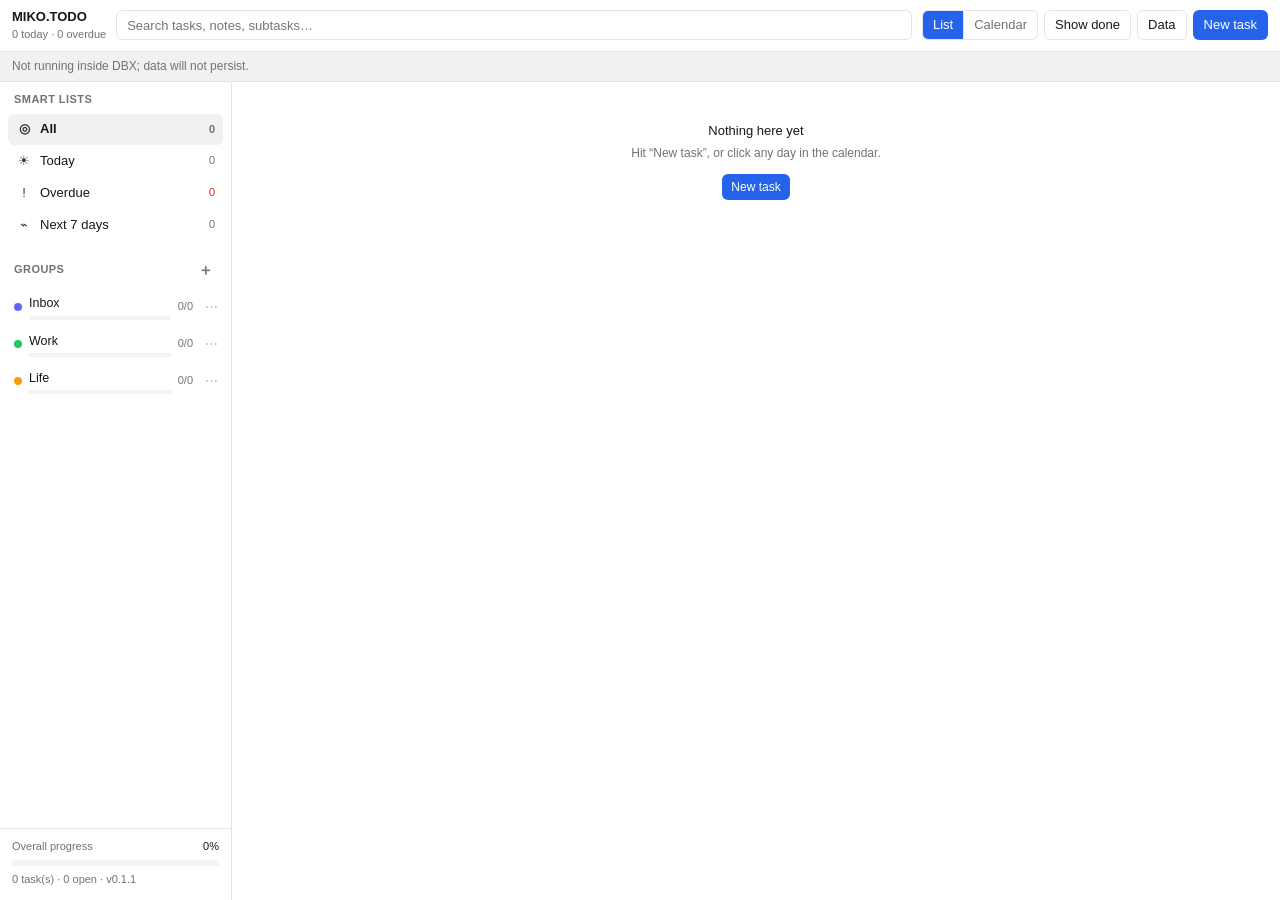
<file: ui/index.html>
<!doctype html>
<html lang="zh" data-dbx-theme="light">
<head>
<meta charset="utf-8">
<meta name="viewport" content="width=device-width, initial-scale=1">
<title>MIKO.TODO 待办</title>
<link rel="stylesheet" href="style.css">
</head>
<body>

<div id="boot" class="boot"><div class="spinner"></div></div>

<div id="shell" class="shell" hidden>
  <header class="topbar">
    <div class="brand">
      <span class="brand-name">MIKO.TODO</span>
      <span id="brand-stats" class="brand-stats"></span>
    </div>
    <div class="search-wrap">
      <input id="search" class="search" type="search" autocomplete="off" spellcheck="false">
    </div>
    <div class="tools">
      <div class="seg" role="group">
        <button class="seg-btn" type="button" data-view="list"></button>
        <button class="seg-btn" type="button" data-view="calendar"></button>
      </div>
      <button id="btn-show-done" class="btn btn-toggle" type="button" aria-pressed="false"></button>
      <button id="btn-data" class="btn" type="button"></button>
      <button id="btn-new" class="btn btn-primary" type="button"></button>
    </div>
  </header>

  <div id="banner" class="banner" hidden>
    <span id="banner-text"></span>
  </div>

  <main class="workspace">
    <aside class="pane pane-side">
      <div class="side-scroll scroll">
        <section class="side-section">
          <h3 class="side-title" data-i18n="smartLists"></h3>
          <div id="smart" class="smart-list"></div>
        </section>
        <section class="side-section">
          <h3 class="side-title">
            <span data-i18n="groupsTitle"></span>
            <button id="btn-add-group" class="icon-btn" type="button" data-i18n-title="addGroup">＋</button>
          </h3>
          <div id="groups" class="group-list"></div>
        </section>
      </div>
      <footer class="side-foot">
        <div class="foot-line">
          <span data-i18n="overall"></span>
          <span id="overall-pct" class="foot-pct"></span>
        </div>
        <div class="bar bar-lg"><i id="overall-bar"></i></div>
        <div id="overall-meta" class="foot-meta"></div>
      </footer>
    </aside>

    <section class="pane pane-main">
      <div id="list-view" class="list-scroll scroll"></div>
      <div id="calendar-view" class="calendar" hidden>
        <header class="cal-head">
          <div class="cal-nav">
            <button id="cal-prev" class="icon-btn" type="button">‹</button>
            <button id="cal-today" class="btn btn-small" type="button" data-i18n="calToday"></button>
            <button id="cal-next" class="icon-btn" type="button">›</button>
          </div>
          <span id="cal-title" class="cal-title"></span>
          <span id="cal-meta" class="cal-meta"></span>
        </header>
        <div id="cal-weekdays" class="cal-weekdays"></div>
        <div id="cal-grid" class="cal-grid"></div>
      </div>
    </section>
  </main>
</div>

<div id="fatal" class="fatal" hidden>
  <div class="fatal-card">
    <h2 id="fatal-title"></h2>
    <p id="fatal-body"></p>
  </div>
</div>

<div id="modal-root" class="modal-root" hidden></div>
<div id="dialog-root" class="dialog-root" hidden></div>
<div id="menu-root" class="menu-root" hidden></div>
<div id="toasts" class="toasts"></div>

<script src="store.js"></script>
<script src="app.js"></script>
</body>
</html>
</file>
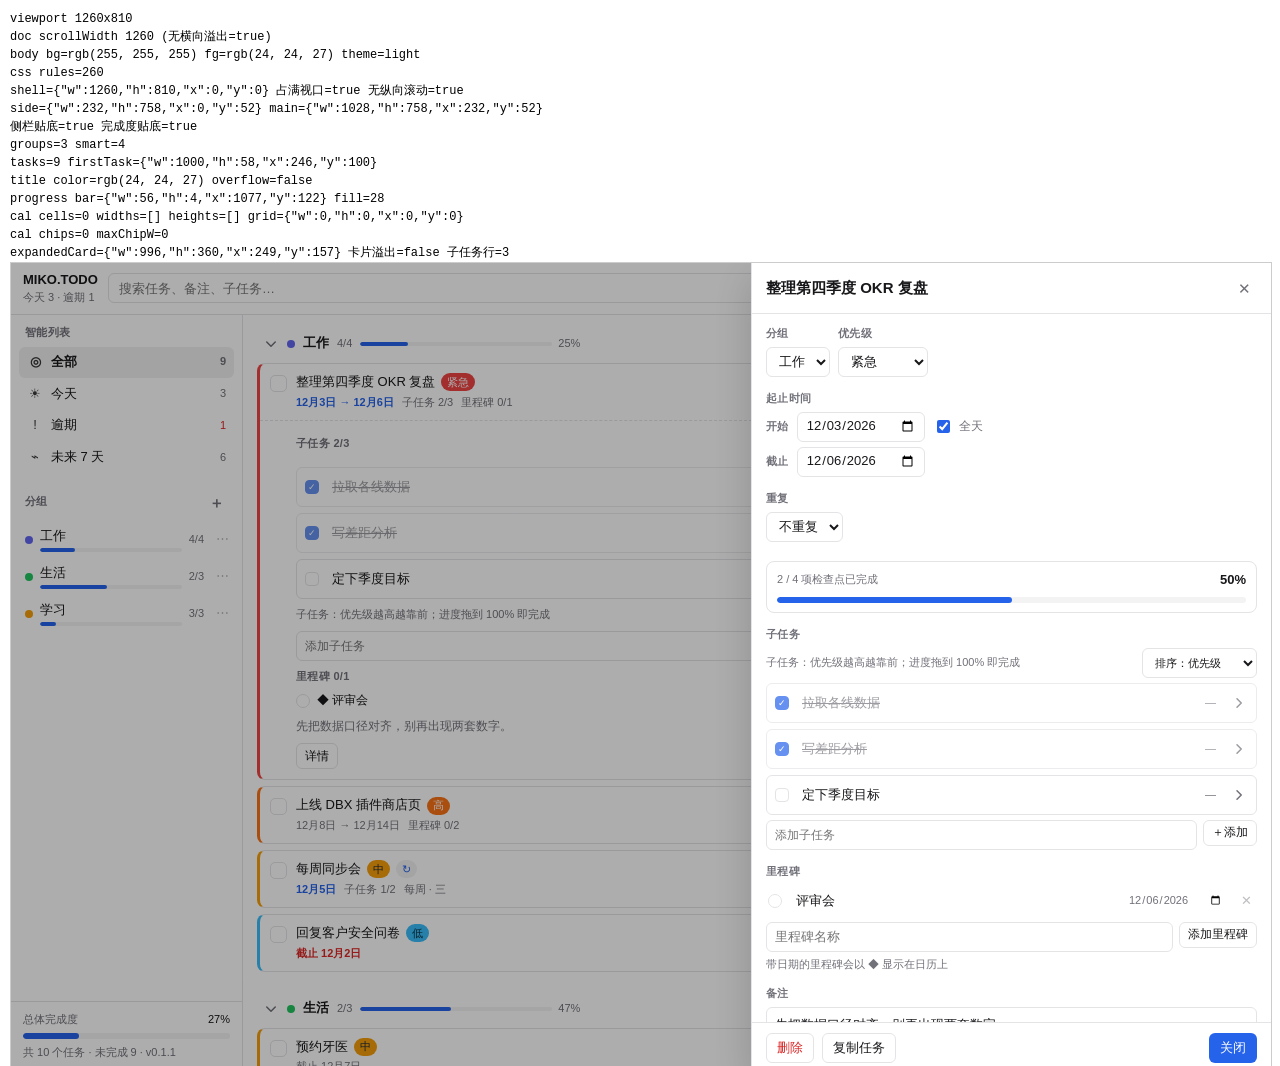
<file: dev/layout.html>
<!doctype html>
<html lang="zh">
<head><meta charset="utf-8"><title>MIKO.TODO layout check</title>
<style>body{font:12px/1.5 ui-monospace,Menlo,monospace;margin:10px}#out{white-space:pre-wrap}iframe{border:1px solid #ccc;display:block}</style>
</head>
<body>
<div id="out">running…</div>
<iframe id="frame"></iframe>
<script>
(function () {
  const q = new URLSearchParams(location.search);
  const frame = document.getElementById("frame");
  const out = document.getElementById("out");
  const lines = [];
  const say = (s) => { lines.push(s); out.textContent = lines.join("\n"); };
  frame.style.width = Math.max(360, window.innerWidth - 20) + "px";
  frame.style.height = Math.max(360, window.innerHeight - 90) + "px";
  frame.src = "preview.html?theme=" + (q.get("theme") || "light") + "&view=" + (q.get("view") || "list") + "&locale=" + (q.get("locale") || "zh")
    + (q.get("breakheight") ? "&breakheight=1" : "")
    + (q.get("hostile") ? "&hostile=" + q.get("hostile") : "");
  frame.addEventListener("load", async () => {
    const win = frame.contentWindow, doc = frame.contentDocument;
    const errors = [];
    win.addEventListener("error", (e) => errors.push(e.message));
    await new Promise((r) => setTimeout(r, 900));
    const $ = (s) => doc.querySelector(s), $$ = (s) => Array.from(doc.querySelectorAll(s));
    const rect = (n) => { if (!n) return null; const r = n.getBoundingClientRect(); return { w: Math.round(r.width), h: Math.round(r.height), x: Math.round(r.left), y: Math.round(r.top) }; };
    const cs = (n, p) => (n ? win.getComputedStyle(n).getPropertyValue(p) : null);

    say("viewport " + win.innerWidth + "x" + win.innerHeight);
    say("doc scrollWidth " + doc.documentElement.scrollWidth + " (无横向溢出=" + (doc.documentElement.scrollWidth <= win.innerWidth) + ")");
    say("body bg=" + cs(doc.body, "background-color") + " fg=" + cs(doc.body, "color") + " theme=" + doc.documentElement.dataset.dbxTheme);
    say("css rules=" + (doc.styleSheets[0] ? doc.styleSheets[0].cssRules.length : "n/a"));
    const shellRect = rect($("#shell"));
    say("shell=" + JSON.stringify(shellRect) + " 占满视口=" + (shellRect.h === win.innerHeight && shellRect.w === win.innerWidth) + " 无纵向滚动=" + (doc.documentElement.scrollHeight <= win.innerHeight + 1));
    const sideR = rect($(".pane-side"));
    const footR = rect($(".side-foot"));
    say("side=" + JSON.stringify(sideR) + " main=" + JSON.stringify(rect($(".pane-main"))));
    say("侧栏贴底=" + (sideR && Math.abs(sideR.y + sideR.h - win.innerHeight) <= 2) + " 完成度贴底=" + (footR && Math.abs(footR.y + footR.h - win.innerHeight) <= 2));
    say("groups=" + $$("#groups .group-item").length + " smart=" + $$("#smart .smart-item").length);
    say("tasks=" + $$(".task").length + " firstTask=" + JSON.stringify(rect($(".task"))));
    const titleEl = $(".task-title");
    say("title color=" + cs(titleEl, "color") + " overflow=" + (titleEl ? titleEl.scrollWidth > titleEl.clientWidth : "n/a"));
    const bar = $(".task-progress .bar");
    say("progress bar=" + JSON.stringify(rect(bar)) + " fill=" + (bar ? Math.round(bar.firstElementChild.getBoundingClientRect().width) : "n/a"));
    const cells = $$("#cal-grid .cal-cell").map(rect);
    const widths = Array.from(new Set(cells.map((c) => c.w)));
    const heights = Array.from(new Set(cells.map((c) => c.h)));
    say("cal cells=" + cells.length + " widths=" + JSON.stringify(widths) + " heights=" + JSON.stringify(heights) + " grid=" + JSON.stringify(rect($("#cal-grid"))));
    const chips = $$(".cal-chip").map(rect).filter(Boolean);
    say("cal chips=" + chips.length + " maxChipW=" + (chips.length ? Math.max.apply(null, chips.map((c) => c.w)) : 0));

    // 打开详情面板量一量
    // 先点卡片展开，再量展开后的卡片是否溢出
    const cardTitle = $(".task-title");
    if (cardTitle) {
      cardTitle.click();
      await new Promise((r) => setTimeout(r, 200));
      const body = $(".task-body");
      say("expandedCard=" + JSON.stringify(rect(body)) + " 卡片溢出=" + ($(".task") ? $(".task").scrollWidth > $(".task").clientWidth : "n/a") + " 子任务行=" + $$(".sub-row").length);
    }
    const firstOpen = $("[data-act='edit']") || $(".cal-chip[data-tid]");
    if (firstOpen) {
      firstOpen.click();
      await new Promise((r) => setTimeout(r, 250));
      say("sheet=" + JSON.stringify(rect($(".sheet"))) + " bodyScroll=" + ($(".sheet-body") ? $(".sheet-body").scrollHeight + "/" + $(".sheet-body").clientHeight : "n/a"));
      say("sheet fields=" + $$(".sheet .field").length + " progressCard=" + !!$(".progress-card") + " pct=" + ($(".pc-pct") ? $(".pc-pct").textContent : "n/a"));
      say("sheet hOverflow=" + ($(".sheet") ? $(".sheet").scrollWidth > $(".sheet").clientWidth : "n/a"));
      $(".sheet-foot .btn-primary").click();
      await new Promise((r) => setTimeout(r, 120));
    }
    say("errors=" + JSON.stringify(errors));
    document.title = "LAYOUT " + (q.get("theme") || "light") + "/" + (q.get("view") || "list") + " done";
  });
})();
</script>
</body>
</html>
</file>
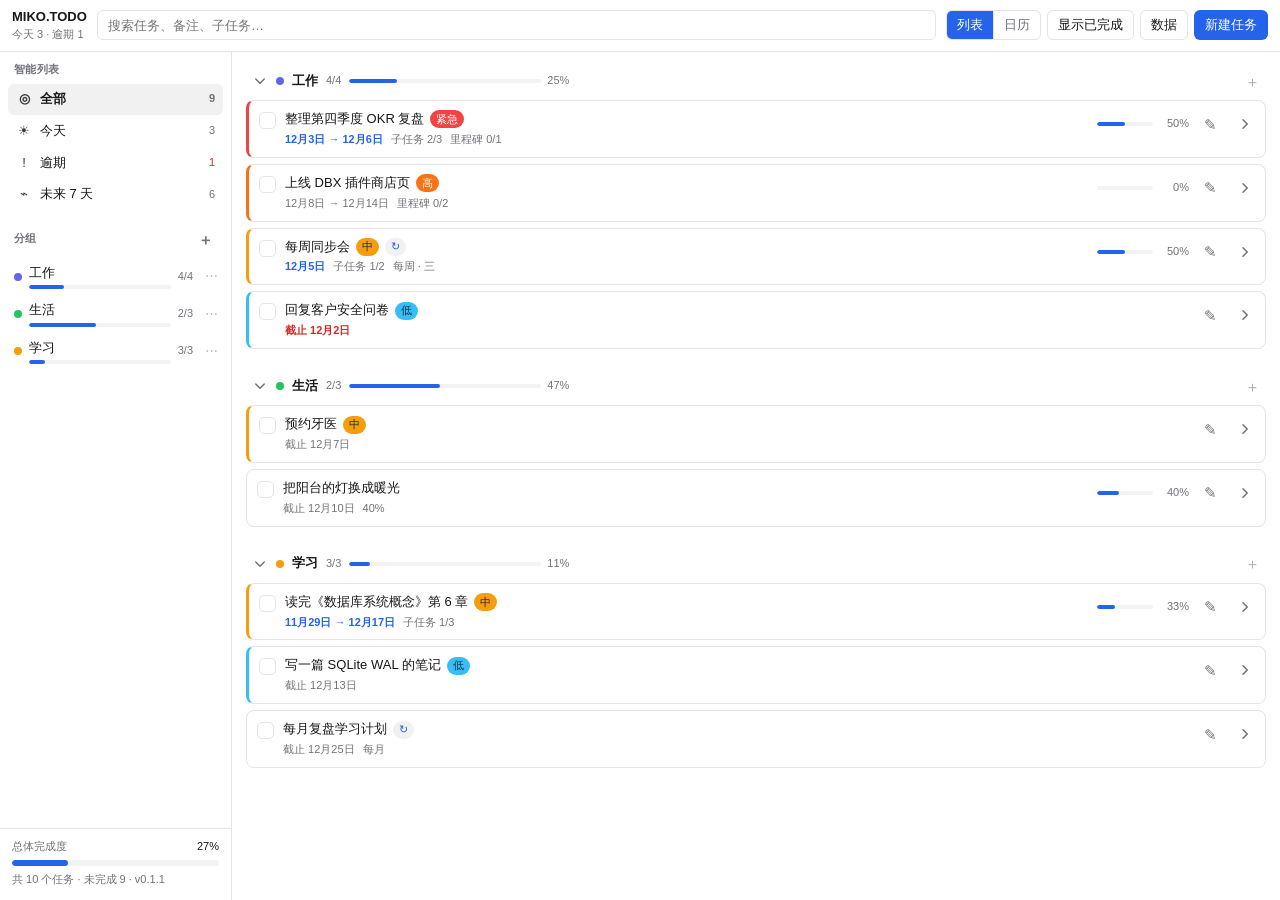
<file: dev/preview.html>
<!doctype html>
<html lang="zh">
<head>
<meta charset="utf-8">
<title>MIKO.TODO preview</title>
<link rel="stylesheet" href="../ui/style.css">
<style>html, body { height: 100%; margin: 0; }</style>
</head>
<body>
<script>
/* 仅用于截图/本地预览：伪造出 DBX 宿主的最小面（storage + theme + locale），
 * 然后把真实的 ui/index.html 主体搬进来，跑真的 app.js。 */
(function () {
  const q = new URLSearchParams(location.search);
  const locale = q.get("locale") || "zh";
  const appearance = q.get("theme") || "light";
  const view = q.get("view") || "list";

  const day = (n) => {
    const d = new Date();
    d.setDate(d.getDate() + n);
    return d.getFullYear() + "-" + String(d.getMonth() + 1).padStart(2, "0") + "-" + String(d.getDate()).padStart(2, "0");
  };

  const groups = [
    { id: "g1", name: "工作", color: "#6366f1", collapsed: false, order: 0 },
    { id: "g2", name: "生活", color: "#22c55e", collapsed: false, order: 1 },
    { id: "g3", name: "学习", color: "#f59e0b", collapsed: false, order: 2 }
  ];

  const task = (over) => Object.assign({
    id: "t" + Math.random().toString(36).slice(2, 8), groupId: "g1", title: "", notes: "",
    priority: "none", startDate: null, startTime: "09:00", dueDate: null, dueTime: "18:00",
    allDay: true, done: false, completedAt: null, progress: 0, subtasks: [], milestones: [],
    repeat: null, seriesId: null, occurrence: 0, createdAt: new Date().toISOString(), updatedAt: new Date().toISOString()
  }, over);

  const tasks = [
    task({ groupId: "g1", title: "整理第四季度 OKR 复盘", priority: "urgent", startDate: day(-2), dueDate: day(1),
      subtasks: [{ id: "s1", title: "拉取各线数据", done: true }, { id: "s2", title: "写差距分析", done: true }, { id: "s3", title: "定下季度目标", done: false }],
      milestones: [{ id: "m1", title: "评审会", date: day(1), done: false }],
      notes: "先把数据口径对齐，别再出现两套数字。" }),
    task({ groupId: "g1", title: "每周同步会", priority: "medium", startDate: day(0), dueDate: day(0),
      repeat: { freq: "weekly", unit: "week", interval: 1, weekdays: [3], until: null, count: null, doneCount: 3 },
      subtasks: [{ id: "s4", title: "整理议题", done: true }, { id: "s5", title: "同步阻塞项", done: false }] }),
    task({ groupId: "g1", title: "上线 DBX 插件商店页", priority: "high", startDate: day(3), dueDate: day(9),
      milestones: [{ id: "m2", title: "灰度发布", date: day(6), done: false }, { id: "m3", title: "全量", date: day(9), done: false }] }),
    task({ groupId: "g1", title: "回复客户安全问卷", priority: "low", dueDate: day(-3) }),
    task({ groupId: "g2", title: "预约牙医", priority: "medium", dueDate: day(2) }),
    task({ groupId: "g2", title: "把阳台的灯换成暖光", priority: "none", dueDate: day(5), progress: 40 }),
    task({ groupId: "g2", title: "跑 5 公里", priority: "low", startDate: day(0), dueDate: day(0), done: true, completedAt: new Date().toISOString(), progress: 100 }),
    task({ groupId: "g3", title: "读完《数据库系统概念》第 6 章", priority: "medium", startDate: day(-6), dueDate: day(12),
      subtasks: [{ id: "s6", title: "索引结构", done: true }, { id: "s7", title: "查询优化", done: false }, { id: "s8", title: "事务", done: false }] }),
    task({ groupId: "g3", title: "写一篇 SQLite WAL 的笔记", priority: "low", dueDate: day(8) }),
    task({ groupId: "g3", title: "每月复盘学习计划", priority: "none", dueDate: day(20),
      repeat: { freq: "monthly", unit: "month", interval: 1, weekdays: [], until: null, count: null, doneCount: 1 } })
  ];

  const mem = new Map();
  mem.set("meta", JSON.stringify({ version: 1, groups, prefs: { view, showDone: false, weekMonday: true, scope: { kind: "all", gid: null } } }));
  groups.forEach((g) => mem.set("tasks." + g.id, JSON.stringify(tasks.filter((t) => t.groupId === g.id))));

  window.dbxPlugin = {
    ready: Promise.resolve(),
    locale,
    theme: { appearance, tokens: {} },
    capabilities: { storage: true, workbenchTitle: true },
    storage: {
      get: (k) => Promise.resolve(mem.has(k) ? JSON.parse(mem.get(k)) : null),
      set: (k, v) => { mem.set(k, JSON.stringify(v)); return Promise.resolve(); },
      delete: (k) => { mem.delete(k); return Promise.resolve(); }
    },
    context: {},
    setTitle() {},
    onContext() {},
    copy: () => Promise.resolve()
  };

  if (q.get("hostile") === "2") {
    const st = document.createElement("style");
    st.textContent = "html, body { height: auto !important; } " +
      ".shell { position: static !important; display: block !important; height: auto !important; min-height: 0 !important; } " +
      ".workspace { display: block !important; height: auto !important; } " +
      ".pane-side, .pane-main { display: block !important; height: auto !important; } " +
      ".side-scroll { height: auto !important; } .list-scroll { height: auto !important; }";
    document.head.appendChild(st);
  }
  if (q.get("hostile") === "1") {
    const st = document.createElement("style");
    st.textContent = "html, body { height: auto !important; } " +
      ".shell { position: static !important; height: auto !important; min-height: 0 !important; " +
      "top: auto !important; bottom: auto !important; left: auto !important; right: auto !important; }";
    document.head.appendChild(st);
  }
  if (q.get("breakheight")) {
    const st = document.createElement("style");
    st.textContent = "html, body { height: auto !important; }";
    document.head.appendChild(st);
  }

  fetch("../ui/index.html").then((r) => r.text()).then((html) => {
    const parsed = new DOMParser().parseFromString(html, "text/html");
    const scripts = Array.from(parsed.querySelectorAll("script[src]")).map((s) => s.getAttribute("src"));
    Array.from(parsed.body.children).forEach((node) => {
      if (node.tagName === "SCRIPT") return;
      document.body.appendChild(document.importNode(node, true));
    });
    const load = (src) => new Promise((res) => {
      const s = document.createElement("script");
      s.src = "../ui/" + src;
      s.onload = res;
      document.body.appendChild(s);
    });
    (async () => { for (const src of scripts) await load(src); })();
  });
})();
</script>
</body>
</html>
</file>
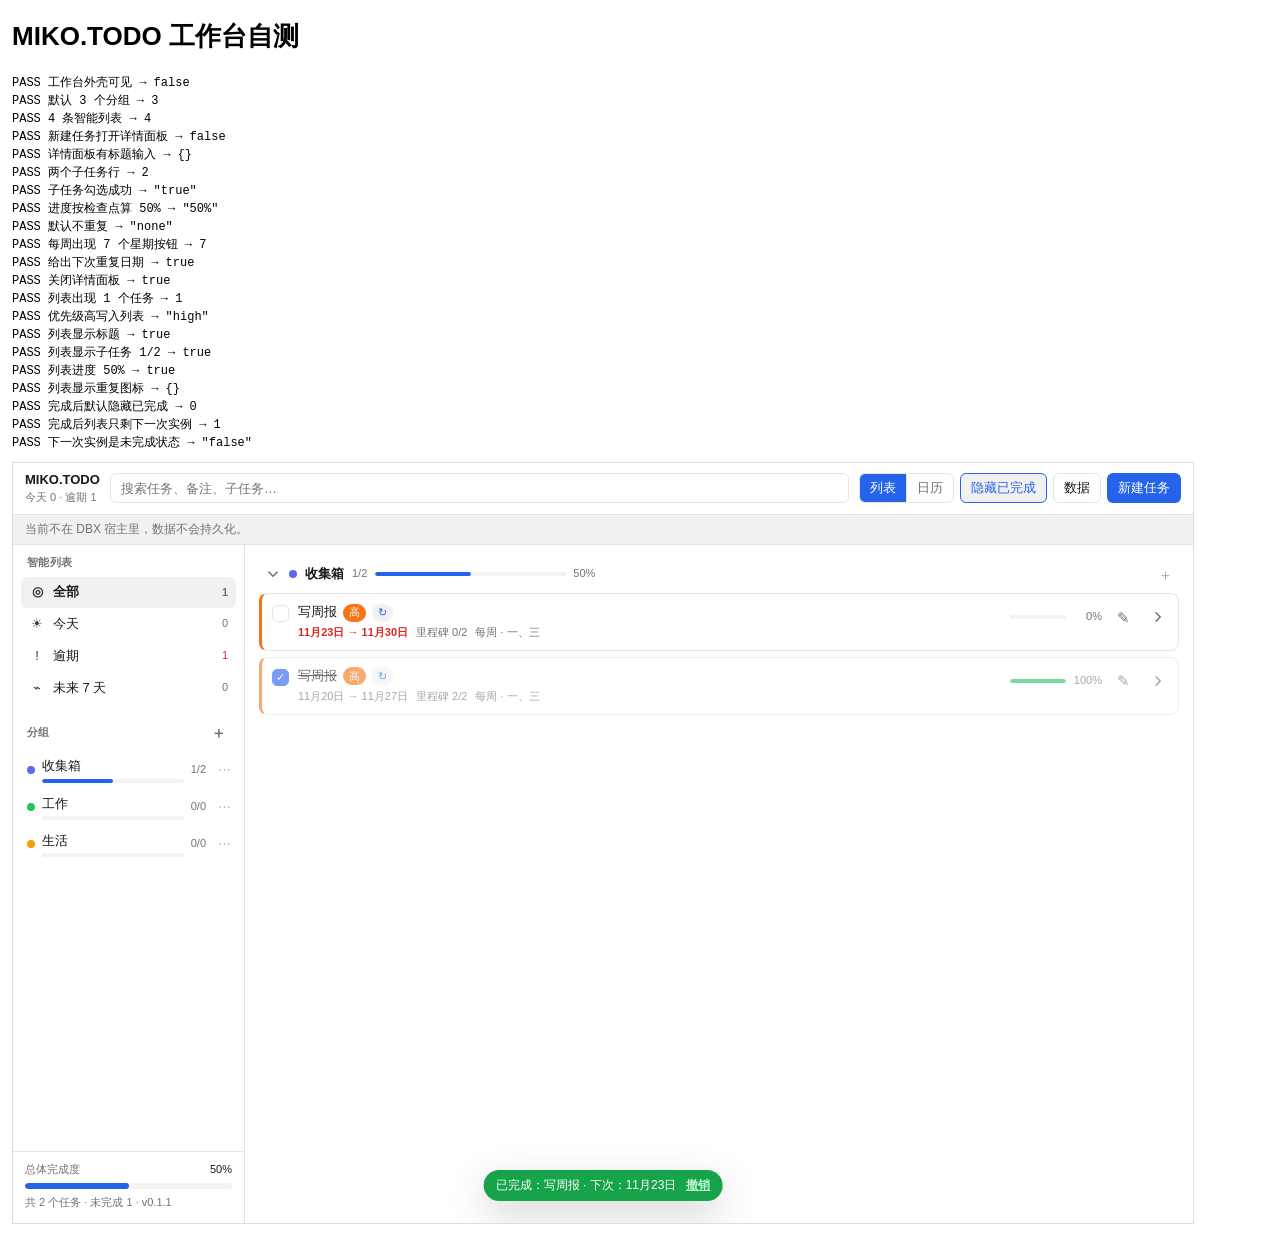
<file: dev/selftest.html>
<!doctype html>
<html lang="zh">
<head>
<meta charset="utf-8">
<title>MIKO.TODO selftest</title>
<style>
  body { font: 13px/1.5 -apple-system, sans-serif; margin: 12px; }
  #out { white-space: pre-wrap; font-family: ui-monospace, Menlo, monospace; font-size: 12px; }
  .ok { color: #15803d; } .bad { color: #b91c1c; }
  iframe { width: 1180px; height: 760px; border: 1px solid #ddd; margin-top: 10px; }
</style>
</head>
<body>
<h1>MIKO.TODO 工作台自测</h1>
<div id="out">running…</div>
<iframe id="frame" src="../ui/index.html?locale=zh"></iframe>
<script>
(function () {
  const out = document.getElementById("out");
  const lines = [];
  const errors = [];
  let pass = 0, fail = 0;
  const frame = document.getElementById("frame");

  function log(text, ok) {
    if (ok === true) pass++; else if (ok === false) fail++;
    lines.push((ok === true ? "PASS " : ok === false ? "FAIL " : "     ") + text);
    out.textContent = lines.join("\n");
  }
  function eq(actual, expected, label) {
    log(label + " → " + JSON.stringify(actual) + (actual === expected ? "" : " (期望 " + JSON.stringify(expected) + ")"), actual === expected);
  }
  function truthy(v, label) { log(label + " → " + JSON.stringify(v), !!v); }
  const wait = (ms) => new Promise((r) => setTimeout(r, ms));

  frame.addEventListener("load", async () => {
    const win = frame.contentWindow;
    const doc = frame.contentDocument;
    win.addEventListener("error", (e) => errors.push(String(e.message)));
    win.addEventListener("unhandledrejection", (e) => errors.push("rejection: " + String(e.reason)));
    await wait(400);

    const $ = (sel, root) => (root || doc).querySelector(sel);
    const $$ = (sel, root) => Array.from((root || doc).querySelectorAll(sel));
    const fire = (node, type) => node.dispatchEvent(new win.Event(type, { bubbles: true }));

    try {
      // 1. 外壳与默认分组
      eq($("#shell").hidden, false, "工作台外壳可见");
      eq($$("#groups .group-item").length, 3, "默认 3 个分组");
      eq($$("#smart .smart-item").length, 4, "4 条智能列表");

      // 2. 新建任务 → 详情面板
      $("#btn-new").click();
      await wait(80);
      eq($("#modal-root").hidden, false, "新建任务打开详情面板");
      const title = $(".sheet-title");
      truthy(title, "详情面板有标题输入");

      // 3. 编辑标题 + 优先级 + 日期
      title.value = "写周报";
      fire(title, "input");
      const priSel = $$(".sheet .select")[1];
      priSel.value = "high";
      fire(priSel, "change");
      const dateInputs = $$('.sheet input[type="date"]');
      dateInputs[0].value = "2026-11-20";
      fire(dateInputs[0], "change");
      dateInputs[1].value = "2026-11-27";
      fire(dateInputs[1], "change");
      await wait(60);

      // 4. 子任务两个 + 勾一个
      const subInput = $$(".sheet .list-add")[0].querySelector(".input");
      const subBtn = $$(".sheet .list-add")[0].querySelector("button");
      subInput.value = "收集数据";
      subBtn.click();
      subInput.value = "写结论";
      subBtn.click();
      await wait(60);
      eq($$(".sheet .entry-row").length, 2, "两个子任务行");
      const firstCheck = $(".sheet .entry-row .mini-check");
      firstCheck.click();
      await wait(60);
      eq($$(".sheet .entry-row .mini-check")[0].getAttribute("aria-checked"), "true", "子任务勾选成功");
      eq($(".progress-card .pc-pct").textContent, "50%", "进度按检查点算 50%");

      // 5. 重复：每周 + 周一/周三
      const freqSel = $$(".sheet .select")[2];
      eq(freqSel.value, "none", "默认不重复");
      freqSel.value = "weekly";
      fire(freqSel, "change");
      await wait(60);
      const wdBtns = $$(".sheet .wd-btn");
      eq(wdBtns.length, 7, "每周出现 7 个星期按钮");
      wdBtns[1].click();
      wdBtns[3].click();
      await wait(60);
      truthy($(".sheet .hint").textContent.indexOf("下次") >= 0 || $$(".sheet .hint").some((n) => n.textContent.indexOf("下次") >= 0), "给出下次重复日期");

      // 6. 关面板 → 列表出现任务
      $(".sheet-foot .btn-primary").click();
      await wait(80);
      eq($("#modal-root").hidden, true, "关闭详情面板");
      eq($$(".task").length, 1, "列表出现 1 个任务");
      eq($(".task").dataset.pri, "high", "优先级高写入列表");
      truthy($(".task").textContent.indexOf("写周报") >= 0, "列表显示标题");
      truthy($(".task").textContent.indexOf("1/2") >= 0, "列表显示子任务 1/2");
      truthy($(".task-progress .pct").textContent === "50%", "列表进度 50%");
      truthy($(".task .chip.repeat"), "列表显示重复图标");

      // 7. 勾选完成 → 100% 且生成下一次
      $(".task .check").click();
      await wait(150);
      eq($$(".task[data-done='true']").length, 0, "完成后默认隐藏已完成");
      eq($$(".task").length, 1, "完成后列表只剩下一次实例");
      eq($(".task").dataset.done, "false", "下一次实例是未完成状态");
      $("#btn-show-done").click();
      await wait(150);
      eq($$(".task").length, 2, "显示已完成后：原实例 + 下一次");
      eq($$(".task[data-done='true']").length, 1, "原实例保持完成状态");
      eq($(".task[data-done='true'] .task-progress .pct").textContent, "100%", "完成度 100%");

      // 8. 日历视图
      $('.seg-btn[data-view="calendar"]').click();
      await wait(120);
      eq($("#calendar-view").hidden, false, "日历视图可见");
      eq($$("#cal-weekdays span").length, 7, "日历表头 7 列");
      eq($$("#cal-grid .cal-cell").length, 42, "月历 42 格");
      const covered = $$("#cal-grid .cal-chip").length;
      truthy(covered >= 1, "日历里有任务块（" + covered + "）");
      const cell = $$("#cal-grid .cal-cell")[10];
      cell.click();
      await wait(80);
      eq($("#modal-root").hidden, false, "点日历空白格新建任务");
      eq($$('.sheet input[type="date"]')[0].value, cell.dataset.date, "新建任务带上所点日期");
      $(".sheet-foot .btn-primary").click();
      await wait(80);

      // 9. 侧栏筛选与搜索
      $('.seg-btn[data-view="list"]').click();
      await wait(80);
      if ($("#btn-show-done").getAttribute("aria-pressed") !== "true") $("#btn-show-done").click();
      await wait(80);
      $$("#smart .smart-item")[1].click();
      await wait(80);
      eq($$("#smart .smart-item")[1].getAttribute("aria-pressed"), "true", "点「今天」后侧栏高亮生效");
      $$("#smart .smart-item")[0].click();
      await wait(80);
      const search = $("#search");
      search.value = "周报";
      fire(search, "input");
      await wait(80);
      eq($$(".task").length, 2, "搜索命中 2 条");
      search.value = "不存在的词";
      fire(search, "input");
      await wait(80);
      eq($$(".task").length, 0, "搜索无结果");
      search.value = "";
      fire(search, "input");
      await wait(80);

      // 10. 分组：新建 / 重命名
      $("#btn-add-group").click();
      await wait(80);
      const dlgInput = $("#dialog-root .input");
      truthy(dlgInput, "新建分组弹出输入框");
      dlgInput.value = "课外";
      $("#dialog-root .btn-primary").click();
      await wait(120);
      eq($$("#groups .group-item").length, 4, "分组增加到 4 个");

      // 11. 数据对话框能导出 JSON
      $("#btn-data").click();
      await wait(80);
      const exported = $("#dialog-root .textarea").value;
      truthy(exported.indexOf('"app": "miko.todo"') >= 0, "导出 JSON 可读");
      $("#dialog-root .dlg-actions .btn").click();
      await wait(60);

      // 12. 空任务关掉应被丢弃
      const before = $$(".task").length;
      $("#btn-new").click();
      await wait(80);
      $(".sheet-foot .btn-primary").click();
      await wait(120);
      eq($$(".task").length, before, "空任务关闭后被丢弃");

      // 13. 自定义重复：每 2 周的周五，共 3 次
      $("#btn-new").click();
      await wait(80);
      const t2 = $(".sheet-title");
      t2.value = "双周复盘";
      fire(t2, "input");
      let sels = $$(".sheet .select");
      sels[2].value = "custom";
      fire(sels[2], "change");
      await wait(80);
      let nums = $$(".sheet input[type=number]");
      nums[0].value = "2";
      fire(nums[0], "change");
      await wait(60);
      sels = $$(".sheet .select");
      sels[3].value = "week";
      fire(sels[3], "change");
      await wait(80);
      eq($$(".sheet .wd-btn").length, 7, "自定义周单位出现星期选择");
      $$(".sheet .wd-btn")[5].click();
      await wait(60);
      sels = $$(".sheet .select");
      sels[4].value = "count";
      fire(sels[4], "change");
      await wait(80);
      nums = $$(".sheet input[type=number]");
      nums[1].value = "3";
      fire(nums[1], "change");
      await wait(100);

      // 14. 导出回读验证 repeat 字段
      $("#btn-data").click();
      await wait(100);
      const dump = JSON.parse($("#dialog-root .textarea").value);
      const saved = dump.tasks.filter((x) => x.title === "双周复盘")[0];
      truthy(saved, "导出里能找到新任务");
      eq(saved.repeat.freq, "custom", "重复类型 custom");
      eq(saved.repeat.unit, "week", "重复单位 week");
      eq(saved.repeat.interval, 2, "重复间隔 2");
      eq(JSON.stringify(saved.repeat.weekdays), "[5]", "重复星期为周五");
      eq(saved.repeat.count, 3, "结束条件为 3 次");
      $("#dialog-root .dlg-actions .btn").click();
      await wait(80);
      $(".sheet-foot .btn-primary").click();
      await wait(80);

      // 15. 分组 ⋯ 菜单：重命名 + 删除
      let more = $(".group-item .g-more");
      more.click();
      await wait(80);
      eq($$(".menu .menu-item").length, 4, "分组菜单 4 个动作");
      $$(".menu .menu-item")[0].click();
      await wait(80);
      const renameInput = $("#dialog-root .input");
      renameInput.value = "工作（改名）";
      $("#dialog-root .btn-primary").click();
      await wait(150);
      truthy(($("#groups").textContent || "").indexOf("工作（改名）") >= 0, "分组重命名生效");

      const groupCountBefore = $$("#groups .group-item").length;
      $(".group-item .g-more").click();
      await wait(80);
      $$(".menu .menu-item")[3].click();
      await wait(120);
      $("#dialog-root .btn-danger").click();
      await wait(200);
      eq($$("#groups .group-item").length, groupCountBefore - 1, "删除分组后数量 -1");

      // 16. 日历翻月
      $('.seg-btn[data-view="calendar"]').click();
      await wait(120);
      const titleBefore = $("#cal-title").textContent;
      $("#cal-next").click();
      await wait(80);
      const titleNext = $("#cal-title").textContent;
      truthy(titleBefore !== titleNext, "日历翻到下个月（" + titleBefore + " → " + titleNext + "）");
      $("#cal-today").click();
      await wait(80);
      eq($("#cal-title").textContent, titleBefore, "回到本月");

      // 17. 空状态说人话 + 底部状态栏已移除
      $('.seg-btn[data-view="list"]').click();
      await wait(140);
      eq($(".statusbar"), null, "底部状态栏已移除");
      truthy($("#list-view").getBoundingClientRect().height > 200, "列表区占满剩余高度（" + Math.round($("#list-view").getBoundingClientRect().height) + "px）");
      const s2 = $("#search");
      s2.value = "zzzz";
      fire(s2, "input");
      await wait(140);
      truthy(($("#list-view").textContent || "").indexOf("没有匹配") >= 0, "搜索无结果时说明原因");
      const clearBtn = $("#list-view .empty-actions .btn");
      truthy(clearBtn, "空状态给出可点的出口：" + (clearBtn ? clearBtn.textContent : ""));
      clearBtn.click();
      await wait(140);
      eq(s2.value, "", "点清除搜索后输入框清空");
      truthy($$(".task").length > 0, "清除后任务回来了（" + $$(".task").length + "）");

      // 18. 勾完最后一个任务：说明「都完成了」+ 可撤销 + 可切回显示已完成
      if ($("#btn-show-done").getAttribute("aria-pressed") === "true") {
        $("#btn-show-done").click();
        await wait(140);
      }
      $("#btn-new").click();
      await wait(90);
      const onceTitle = $(".sheet-title");
      onceTitle.value = "一次性任务X";
      fire(onceTitle, "input");
      $(".sheet-foot .btn-primary").click();
      await wait(120);
      const s3 = $("#search");
      s3.value = "一次性任务X";
      fire(s3, "input");
      await wait(160);
      eq($$(".task").length, 1, "搜索定位到这条一次性任务");
      $(".task .check").click();
      await wait(180);
      truthy(($("#list-view").textContent || "").indexOf("都完成了") >= 0, "全部勾完后说明「都完成了」，不是空白");
      const undoBtn = $$("#toasts .toast-action").pop();
      truthy(undoBtn, "完成后给出撤销入口（" + (undoBtn ? undoBtn.textContent : "无") + "）");
      undoBtn.click();
      await wait(180);
      eq($$(".task").length, 1, "点撤销后任务回到未完成");
      $(".task .check").click();
      await wait(180);
      const showBtn = $("#list-view .empty-actions .btn");
      truthy(showBtn, "空状态给出「显示已完成」出口：" + (showBtn ? showBtn.textContent : "无"));
      showBtn.click();
      await wait(180);
      eq($$(".task[data-done='true']").length, 1, "点「显示已完成」后能看到这条已完成任务");

      // 19. 卡片交互：单击展开、卡片内新增子任务、优先级排序、进度、用时、详情入口
      const c19S4 = $("#search");
      c19S4.value = "";
      fire(c19S4, "input");
      await wait(120);
      if ($("#btn-show-done").getAttribute("aria-pressed") === "true") { $("#btn-show-done").click(); await wait(120); }
      $$("#smart .smart-item")[0].click();
      await wait(120);
      $('.seg-btn[data-view="list"]').click();
      await wait(120);
      $("#btn-new").click();
      await wait(90);
      const c19T3 = $(".sheet-title");
      c19T3.value = "卡片交互任务";
      fire(c19T3, "input");
      $(".sheet-foot .btn-primary").click();
      await wait(140);

      const c19Card = () => $$(".task").filter((c) => (c.querySelector(".task-title") || {}).textContent === "卡片交互任务")[0];
      const c19Name = (r) => { const i = r.querySelector(".sub-title"); return i ? i.value : (r.querySelector(".sub-title-text") || {}).textContent; };
      const c19Row = (title) => Array.from(c19Card().querySelectorAll(".sub-row")).filter((r) => c19Name(r) === title)[0];
      truthy(c19Card(), "新建的卡片在列表里");
      eq(!!c19Card().querySelector(".task-body"), false, "卡片默认收起");
      c19Card().querySelector(".task-title").click();
      await wait(100);
      eq(!!c19Card().querySelector(".task-body"), true, "单击卡片展开子任务");
      c19Card().querySelector(".task-title").click();
      await wait(100);
      eq(!!c19Card().querySelector(".task-body"), false, "再次单击收起");
      c19Card().querySelector(".task-title").click();
      await wait(100);

      const c19Add1 = c19Card().querySelector(".sub-add-input");
      c19Add1.value = "先做这个";
      fire(c19Add1, "input");
      c19Add1.dispatchEvent(new win.KeyboardEvent("keydown", { key: "Enter", bubbles: true }));
      await wait(160);
      eq(c19Card().querySelectorAll(".sub-row").length, 1, "卡片内回车新增子任务");
      const c19Add12 = c19Card().querySelector(".sub-add-input");
      c19Add12.value = "次要的";
      fire(c19Add12, "input");
      c19Add12.dispatchEvent(new win.KeyboardEvent("keydown", { key: "Enter", bubbles: true }));
      await wait(160);
      eq(c19Card().querySelectorAll(".sub-row").length, 2, "再添加一个子任务");

      // 收起态：只有标题 + 用时 + 优先级 + 箭头
      const cardChev = c19Card().querySelector("[data-act='expand'] svg.chevron path");
      eq(cardChev ? cardChev.getAttribute("d") : null, "M6 3.75 10.25 8 6 12.25", "任务卡片用 DBX 同款展开箭头");
      eq(!!c19Row("先做这个").querySelector(".sub-meta"), false, "子任务默认只显示标题行");
      eq(!!c19Row("先做这个").querySelector(".sub-title"), false, "收起态标题不是输入框（不可编辑）");
      truthy(!!c19Row("先做这个").querySelector(".sub-title-text"), "收起态标题是纯文本");
      eq(c19Row("先做这个").querySelector(".sub-dur").textContent, "—", "收起态用时显示占位");
      const subChev = c19Row("先做这个").querySelector(".sub-expand svg.chevron path");
      eq(subChev ? subChev.getAttribute("d") : null, "M6 3.75 10.25 8 6 12.25", "子任务箭头同款 path");
      eq(c19Row("先做这个").querySelector(".sub-expand").getAttribute("aria-expanded"), "false", "子任务默认收起");

      c19Row("先做这个").querySelector(".sub-title-text").click();
      await wait(180);
      eq(!!c19Row("先做这个").querySelector(".sub-meta"), true, "点标题展开详细字段");
      truthy(!!c19Row("先做这个").querySelector("input.sub-title"), "展开后标题变成可编辑输入框");
      truthy(!!c19Row("先做这个").querySelector(".sub-expand svg.chevron.open"), "展开后箭头旋转 90°");
      eq(c19Row("先做这个").querySelector(".sub-expand").getAttribute("aria-expanded"), "true", "箭头标记为展开");

      c19Row("次要的").querySelector(".sub-expand").click();
      await wait(180);
      const c19Pri = c19Row("次要的").querySelector(".sub-pri");
      c19Pri.value = "urgent";
      fire(c19Pri, "change");
      await wait(180);
      c19Row("次要的").querySelector(".sub-expand").click();
      await wait(180);
      truthy(!!c19Row("次要的").querySelector(".sub-right .chip"), "收起态右侧显示优先级标签");
      eq(!!c19Row("次要的").querySelector(".sub-meta"), false, "收起后详细字段隐藏");

      const c19Sort = c19Card().querySelector(".sort-select");
      c19Sort.value = "priority";
      fire(c19Sort, "change");
      await wait(160);
      eq(c19Name(c19Card().querySelector(".sub-row")), "次要的", "按优先级排序：紧急的排第一");
      const c19Sort2 = c19Card().querySelector(".sort-select");
      c19Sort2.value = "created";
      fire(c19Sort2, "change");
      await wait(160);
      eq(c19Name(c19Card().querySelector(".sub-row")), "先做这个", "按创建时间排序：最早的排第一");

      const c19Range = c19Row("先做这个").querySelector(".sub-range");
      c19Range.value = "50";
      fire(c19Range, "input");
      fire(c19Range, "change");
      await wait(160);
      eq(c19Row("先做这个").querySelector(".sub-pct").textContent, "50%", "子任务进度拖到 50%");
      eq(c19Card().querySelector(".task-progress .pct").textContent, "25%", "任务进度取两个子任务的平均值 25%");

      const c19Mins = c19Row("先做这个").querySelector(".sub-mins");
      c19Mins.value = "45";
      fire(c19Mins, "change");
      await wait(160);
      eq(c19Row("先做这个").querySelector(".sub-dur").textContent, "45 分钟", "手填用时生效");

      const c19Pad = (n) => String(n).padStart(2, "0");
      const c19Now = new Date();
      const c19Today = c19Now.getFullYear() + "-" + c19Pad(c19Now.getMonth() + 1) + "-" + c19Pad(c19Now.getDate());
      const c19Clear = c19Row("先做这个").querySelector(".sub-mins");
      c19Clear.value = "";
      fire(c19Clear, "change");
      await wait(150);
      const c19Date = c19Row("先做这个").querySelector('input[type="date"]');
      c19Date.value = c19Today;
      fire(c19Date, "change");
      await wait(150);
      const c19Time = c19Row("先做这个").querySelector('input[type="time"]');
      c19Time.value = "09:00";
      fire(c19Time, "change");
      await wait(150);
      const c19Done = c19Row("先做这个").querySelector(".sub-dt");
      c19Done.value = c19Today + "T10:30";
      fire(c19Done, "change");
      await wait(170);
      eq(c19Row("先做这个").querySelector(".sub-dur").textContent, "1 小时 30 分", "用时按 开始→完成 自动算");

      c19Card().querySelector("[data-act='edit']").click();
      await wait(140);
      eq($("#modal-root").hidden, false, "点 ✎ 打开详情面板");
      truthy($$("#modal-root .sub-row").length >= 2, "详情面板里也有子任务行（" + $$("#modal-root .sub-row").length + "）");
      $(".sheet-foot .btn-primary").click();
      await wait(120);
      eq($$(".task .sub-row").length >= 2, true, "详情关闭后卡片仍保持展开");

      eq(errors.length, 0, "无运行时报错" + (errors.length ? "：" + errors.join(" | ") : ""));
    } catch (e) {
      log("异常：" + (e && e.stack ? e.stack : String(e)), false);
    }

    lines.push("");
    lines.push("RESULT pass=" + pass + " fail=" + fail);
    out.textContent = lines.join("\n");
    document.title = fail ? "SELFTEST FAIL " + fail : "SELFTEST OK";
  });
})();
</script>
</body>
</html>
</file>
<file: ui/style.css>
/* MIKO.TODO 待办 —— 工作台样式
 * 颜色一律取 DBX 注入的 token（--color-* / --radius-* / --font-*），不写死主题色；
 * 暗色只补阴影与半透明层，宿主换调色板这边自动跟着变。 */

:root {
  --td-bg: var(--color-background, #ffffff);
  --td-fg: var(--color-foreground, #18181b);
  --td-surface: var(--color-card, #ffffff);
  --td-muted: var(--color-muted, #f4f4f5);
  --td-muted-fg: var(--color-muted-foreground, #71717a);
  --td-border: var(--color-border, #e4e4e7);
  --td-primary: var(--color-primary, #2563eb);
  --td-primary-fg: var(--color-primary-foreground, #ffffff);
  --td-danger: var(--color-destructive, #dc2626);
  --td-accent: var(--color-accent, rgba(24, 24, 27, 0.06));
  --td-radius: var(--radius-md, 8px);
  --td-radius-sm: var(--radius-sm, 6px);
  --td-radius-lg: var(--radius-lg, 12px);
  --td-sans: var(--font-sans, -apple-system, BlinkMacSystemFont, "Segoe UI", Roboto, "PingFang SC", "Microsoft YaHei", sans-serif);
  --td-mono: var(--font-mono, ui-monospace, SFMono-Regular, Menlo, Consolas, monospace);
  --td-shadow: 0 14px 40px rgba(0, 0, 0, 0.18);
  --td-overlay: rgba(0, 0, 0, 0.32);
  --td-soft: rgba(24, 24, 27, 0.05);
  --td-grid: rgba(24, 24, 27, 0.09);
  --td-pri-none: var(--color-muted-foreground, #71717a);
  --td-pri-low: #38bdf8;
  --td-pri-medium: #f59e0b;
  --td-pri-high: #f97316;
  --td-pri-urgent: #ef4444;
}

[data-dbx-theme="dark"] {
  --td-bg: var(--color-background, #18181b);
  --td-fg: var(--color-foreground, #fafafa);
  --td-muted: var(--color-muted, #27272a);
  --td-muted-fg: var(--color-muted-foreground, #a1a1aa);
  --td-border: var(--color-border, #3f3f46);
  --td-surface: var(--color-card, #18181b);
  --td-shadow: 0 16px 44px rgba(0, 0, 0, 0.6);
  --td-overlay: rgba(0, 0, 0, 0.55);
  --td-soft: rgba(255, 255, 255, 0.07);
  --td-grid: rgba(255, 255, 255, 0.1);
  --td-accent: var(--color-accent, rgba(255, 255, 255, 0.09));
}

* { box-sizing: border-box; }
[hidden] { display: none !important; }

html, body {
  height: 100%; min-height: 100%; margin: 0;
  font-family: var(--td-sans); font-size: 13px; line-height: 1.45;
  background: var(--td-bg); color: var(--td-fg);
}
body { overflow: hidden; }
button, input, select, textarea { font: inherit; color: inherit; }
button { cursor: pointer; }

.scroll { overflow: auto; scrollbar-width: thin; }
.scroll::-webkit-scrollbar { width: 10px; height: 10px; }
.scroll::-webkit-scrollbar-thumb { background: var(--td-border); border-radius: 6px; }

/* ── 启动 / 致命错误 ─────────────────────────────── */
.boot { position: fixed; inset: 0; display: grid; place-items: center; background: var(--td-bg); }
.spinner { width: 18px; height: 18px; border-radius: 50%; border: 2px solid var(--td-border); border-top-color: var(--td-primary); animation: spin .8s linear infinite; }
@keyframes spin { to { transform: rotate(360deg); } }

.fatal { position: fixed; inset: 0; display: grid; place-items: center; background: var(--td-bg); padding: 24px; }
.fatal-card { max-width: 460px; text-align: center; }
.fatal-card h2 { margin: 0 0 8px; font-size: 16px; }
.fatal-card p { margin: 0; color: var(--td-muted-fg); }

/* ── 外壳 ─────────────────────────────────────────── */
.shell {
  position: fixed; top: 0; right: 0; bottom: 0; left: 0;
  width: 100%; height: 100%;
  min-height: 100vh; min-height: 100dvh;
  display: grid; grid-template-rows: auto auto minmax(0, 1fr);
}

.topbar {
  display: flex; align-items: center; gap: 10px; padding: 8px 12px;
  border-bottom: 1px solid var(--td-border); background: var(--td-surface); min-height: 48px;
}
.brand { display: flex; flex-direction: column; min-width: 0; max-width: 190px; }
.brand-name { font-weight: 600; font-size: 13px; white-space: nowrap; }
.brand-stats { font-size: 11px; color: var(--td-muted-fg); white-space: nowrap; overflow: hidden; text-overflow: ellipsis; }

.search-wrap { flex: 1 1 200px; min-width: 100px; }
.search {
  width: 100%; height: 30px; padding: 0 10px; border-radius: var(--td-radius-sm);
  border: 1px solid var(--td-border); background: var(--td-bg); outline: none;
}
.search:focus { border-color: var(--td-primary); box-shadow: 0 0 0 2px var(--td-soft); }

.tools { display: flex; align-items: center; gap: 6px; }

.btn {
  height: 30px; padding: 0 10px; border: 1px solid var(--td-border);
  background: var(--td-bg); border-radius: var(--td-radius-sm); white-space: nowrap;
}
.btn:hover { background: var(--td-accent); }
.btn:active { transform: translateY(1px); }
.btn-primary { background: var(--td-primary); color: var(--td-primary-fg); border-color: transparent; }
.btn-primary:hover { filter: brightness(1.06); }
.btn-danger { color: var(--td-danger); }
.btn-small { height: 26px; padding: 0 8px; font-size: 12px; }
.btn-ghost { background: transparent; }
.btn-toggle[aria-pressed="true"] { border-color: var(--td-primary); color: var(--td-primary); background: var(--td-accent); }

.icon-btn {
  width: 26px; height: 26px; display: inline-grid; place-items: center;
  border: 1px solid transparent; background: transparent; border-radius: var(--td-radius-sm);
  font-size: 15px; line-height: 1; color: var(--td-muted-fg);
}
.icon-btn:hover { background: var(--td-accent); color: var(--td-fg); }

.seg { display: inline-flex; border: 1px solid var(--td-border); border-radius: var(--td-radius-sm); overflow: hidden; }
.seg-btn { height: 28px; padding: 0 10px; border: 0; background: transparent; color: var(--td-muted-fg); }
.seg-btn + .seg-btn { border-left: 1px solid var(--td-border); }
.seg-btn[aria-pressed="true"] { background: var(--td-primary); color: var(--td-primary-fg); }

.banner {
  display: flex; align-items: center; gap: 8px; padding: 6px 12px;
  background: var(--td-accent); border-bottom: 1px solid var(--td-border); color: var(--td-muted-fg); font-size: 12px;
}

/* ── 布局 ─────────────────────────────────────────── */
.workspace { display: grid; grid-template-columns: 232px minmax(0, 1fr); height: 100%; min-height: 0; }
.pane-side {
  display: grid; grid-template-rows: minmax(0, 1fr) auto;
  border-right: 1px solid var(--td-border); background: var(--td-surface);
  height: 100%; min-height: 0;
}
.side-scroll { min-height: 0; padding: 10px 8px; }
.side-section + .side-section { margin-top: 16px; }
.side-title {
  display: flex; align-items: center; justify-content: space-between; gap: 6px;
  margin: 0 0 6px; padding: 0 6px; font-size: 11px; font-weight: 600;
  letter-spacing: .04em; text-transform: uppercase; color: var(--td-muted-fg);
}

.smart-item, .group-item { width: 100%; }
.smart-item {
  display: flex; align-items: center; gap: 8px; padding: 6px 8px; margin-bottom: 1px;
  border: 0; background: transparent; border-radius: var(--td-radius-sm); text-align: left;
}
.smart-item:hover { background: var(--td-accent); }
.smart-item[aria-pressed="true"] { background: var(--td-accent); font-weight: 600; }
.smart-item .ico { width: 16px; text-align: center; opacity: .85; }
.smart-item .label { flex: 1; overflow: hidden; text-overflow: ellipsis; white-space: nowrap; }
.smart-item .count { font-size: 11px; color: var(--td-muted-fg); font-variant-numeric: tabular-nums; }
.smart-item[data-kind="overdue"] .count { color: var(--td-danger); }

.group-item { display: flex; align-items: center; gap: 2px; border-radius: var(--td-radius-sm); padding: 1px 2px; }
.group-item:hover { background: var(--td-accent); }
.group-item[data-active="true"] { background: var(--td-accent); }
.group-main { flex: 1; min-width: 0; display: grid; grid-template-columns: auto minmax(0, 1fr) auto; align-items: center; gap: 7px; padding: 5px 4px; border: 0; background: transparent; text-align: left; }
.dot { width: 8px; height: 8px; border-radius: 50%; flex: none; }
.g-body { min-width: 0; display: flex; flex-direction: column; gap: 3px; }
.g-name { font-size: 12.5px; overflow: hidden; text-overflow: ellipsis; white-space: nowrap; }
.g-count { font-size: 11px; color: var(--td-muted-fg); font-variant-numeric: tabular-nums; white-space: nowrap; }
.g-more { width: 22px; height: 22px; border: 0; background: transparent; color: var(--td-muted-fg); border-radius: 4px; opacity: .45; }
.group-item:hover .g-more { opacity: 1; }
.g-more:hover { background: var(--td-soft); color: var(--td-fg); }

.side-foot { border-top: 1px solid var(--td-border); padding: 10px 12px 12px; }
.foot-line { display: flex; justify-content: space-between; font-size: 11px; color: var(--td-muted-fg); margin-bottom: 5px; }
.foot-pct { font-variant-numeric: tabular-nums; color: var(--td-fg); }
.foot-meta { margin-top: 6px; font-size: 11px; color: var(--td-muted-fg); }

.bar { height: 4px; border-radius: 3px; background: var(--td-soft); overflow: hidden; }
.bar > i { display: block; height: 100%; background: var(--td-primary); border-radius: 3px; transition: width .18s ease; }
.bar-lg { height: 6px; }
.bar.done > i { background: #22c55e; }

/* ── 列表视图 ─────────────────────────────────────── */
.pane-main { min-height: 0; display: flex; flex-direction: column; background: var(--td-bg); }
.list-scroll { min-height: 0; flex: 1; padding: 10px 14px 28px; }

.group-block { margin-bottom: 18px; }
.group-head {
  display: flex; align-items: center; gap: 8px; padding: 6px 2px 6px 0;
  position: sticky; top: 0; background: var(--td-bg); z-index: 2;
}
.group-head .caret { width: 22px; height: 22px; display: inline-grid; place-items: center; border: 0; background: transparent; color: var(--td-muted-fg); border-radius: 4px; }
.group-head .caret:hover { background: var(--td-accent); color: var(--td-fg); }
.group-head .g-title { font-weight: 600; font-size: 13px; overflow: hidden; text-overflow: ellipsis; white-space: nowrap; }
.group-head .g-meta { font-size: 11px; color: var(--td-muted-fg); font-variant-numeric: tabular-nums; }
.group-head .g-progress { flex: 1; min-width: 60px; max-width: 220px; display: flex; align-items: center; gap: 6px; }
.group-head .g-progress .bar { flex: 1; }
.group-head .g-pct { font-size: 11px; color: var(--td-muted-fg); font-variant-numeric: tabular-nums; }
.group-head .g-add { margin-left: auto; opacity: .6; }
.group-head:hover .g-add { opacity: 1; }

.task {
  border: 1px solid var(--td-border); border-radius: var(--td-radius);
  background: var(--td-surface); margin-bottom: 6px; overflow: hidden;
}
.task[data-pri="high"] { border-left: 3px solid var(--td-pri-high); }
.task[data-pri="urgent"] { border-left: 3px solid var(--td-pri-urgent); }
.task[data-pri="medium"] { border-left: 3px solid var(--td-pri-medium); }
.task[data-pri="low"] { border-left: 3px solid var(--td-pri-low); }
.task[data-done="true"] { opacity: .62; }
.task[data-done="true"] .task-title { text-decoration: line-through; }

.task-line { display: flex; align-items: flex-start; gap: 9px; padding: 9px 10px; cursor: pointer; }
.task-body, .task-body * { cursor: auto; }
.task-body button, .task-body select, .task-body input[type="range"] { cursor: pointer; }
.task-body-actions { display: flex; gap: 8px; }
.check {
  flex: none; width: 17px; height: 17px; margin-top: 2px; padding: 0;
  border: 1.6px solid var(--td-border); border-radius: 5px; background: transparent;
  color: transparent; display: grid; place-items: center; font-size: 11px; line-height: 1;
}
.check:hover { border-color: var(--td-primary); }
.check[aria-checked="true"] { background: var(--td-primary); border-color: var(--td-primary); color: var(--td-primary-fg); }

.task-main { flex: 1; min-width: 0; cursor: pointer; }
.task-title-row { display: flex; align-items: center; gap: 6px; flex-wrap: wrap; }
.task-title { font-size: 13px; word-break: break-word; }
.task-title.empty { color: var(--td-muted-fg); font-style: italic; }
.chip {
  display: inline-flex; align-items: center; gap: 3px; height: 18px; padding: 0 6px;
  border-radius: 9px; font-size: 10.5px; background: var(--td-soft); color: var(--td-muted-fg); white-space: nowrap;
}
.chip.pri-high { color: #fff; background: var(--td-pri-high); }
.chip.pri-urgent { color: #fff; background: var(--td-pri-urgent); }
.chip.pri-medium { color: #1f2937; background: var(--td-pri-medium); }
.chip.pri-low { color: #083344; background: var(--td-pri-low); }
.chip.repeat { color: var(--td-primary); background: var(--td-accent); }
.chip.series { color: var(--td-muted-fg); }
.task-meta { margin-top: 3px; display: flex; flex-wrap: wrap; gap: 8px; font-size: 11px; color: var(--td-muted-fg); }
.task-meta .overdue { color: var(--td-danger); font-weight: 600; }
.task-meta .today { color: var(--td-primary); font-weight: 600; }

.task-side { display: flex; align-items: center; gap: 8px; flex: none; padding-top: 1px; }
.task-progress { display: flex; align-items: center; gap: 6px; min-width: 92px; }
.task-progress .bar { flex: 1; min-width: 44px; }
.task-progress .pct { font-size: 11px; color: var(--td-muted-fg); font-variant-numeric: tabular-nums; min-width: 30px; text-align: right; }
.expand { width: 24px; height: 24px; border: 0; background: transparent; color: var(--td-muted-fg); }
.expand:hover { color: var(--td-fg); }
.chevron { flex: none; transition: transform .15s ease; color: currentColor; }
.chevron.open { transform: rotate(90deg); }

.task-body { border-top: 1px dashed var(--td-border); padding: 8px 10px 10px 36px; display: grid; gap: 8px; }
.mini-head { font-size: 11px; color: var(--td-muted-fg); font-weight: 600; letter-spacing: .03em; }
.mini-list { display: grid; gap: 3px; }
.mini-row { display: flex; align-items: center; gap: 7px; }
.mini-check {
  flex: none; width: 14px; height: 14px; padding: 0; border: 1.4px solid var(--td-border);
  border-radius: 4px; background: transparent; color: transparent; display: grid; place-items: center; font-size: 9px;
}
.mini-check[aria-checked="true"] { background: var(--td-primary); border-color: var(--td-primary); color: var(--td-primary-fg); }
.mini-check.ms { border-radius: 50%; }
.mini-text { flex: 1; min-width: 0; font-size: 12px; word-break: break-word; }
.mini-text.done { text-decoration: line-through; color: var(--td-muted-fg); }
.mini-date { font-size: 11px; color: var(--td-muted-fg); font-variant-numeric: tabular-nums; }
.mini-add { justify-self: start; }
.task-notes { font-size: 12px; color: var(--td-muted-fg); white-space: pre-wrap; word-break: break-word; }

/* ── 卡片里的子任务 ───────────────────────────────── */
.sub-head { display: flex; align-items: center; justify-content: space-between; gap: 8px; }
.sort-select { height: 22px; font-size: 11px; padding: 0 4px; max-width: 180px; }
.sub-list { display: grid; gap: 6px; }
.sub-row {
  border: 1px solid var(--td-border); border-radius: var(--td-radius-sm);
  background: var(--td-bg); padding: 6px 8px; display: grid; gap: 6px;
}
.sub-row[data-done="true"] { opacity: .7; }
.sub-row[data-done="true"] .sub-title { text-decoration: line-through; color: var(--td-muted-fg); }
.sub-top { display: flex; align-items: center; gap: 7px; }
.sub-right { display: flex; align-items: center; gap: 8px; flex: none; }
.sub-expand { width: 24px; height: 24px; border-radius: 4px; }
.sub-expand:hover { background: var(--td-soft); }
.sub-title { flex: 1; min-width: 90px; height: 26px; padding: 0 6px; border: 1px solid transparent; background: transparent; border-radius: 4px; outline: none; font-size: 12.5px; }
.sub-title-text {
  flex: 1; min-width: 90px; padding: 0 6px; line-height: 26px; font-size: 12.5px;
  border-radius: 4px; cursor: pointer; overflow: hidden; text-overflow: ellipsis; white-space: nowrap;
}
.sub-title-text:hover { background: var(--td-soft); }
.sub-title-text.done { text-decoration: line-through; color: var(--td-muted-fg); }
.sub-row[data-open="false"] { cursor: pointer; }
.sub-title:hover { border-color: var(--td-border); }
.sub-title:focus { border-color: var(--td-primary); background: var(--td-surface); }
.sub-pri { height: 24px; font-size: 11px; padding: 0 4px; width: auto; }
.sub-meta { display: flex; align-items: center; gap: 6px; flex-wrap: wrap; font-size: 11px; color: var(--td-muted-fg); }
.sub-label { font-size: 10.5px; color: var(--td-muted-fg); }
.sub-meta .input-flat { height: 22px; font-size: 11.5px; padding: 0 4px; border: 1px solid transparent; background: transparent; border-radius: 4px; outline: none; }
.sub-meta .input-flat:hover { border-color: var(--td-border); }
.sub-meta .input-flat:focus { border-color: var(--td-primary); background: var(--td-surface); }
.sub-dt { width: 168px; }
.sub-mins { width: 58px; text-align: center; }
.sub-dur { font-size: 11px; color: var(--td-fg); font-variant-numeric: tabular-nums; min-width: 16px; text-align: right; }
.sub-dur.muted { color: var(--td-muted-fg); }
.sub-spacer { flex: 1; min-width: 8px; }
.sub-range { width: 92px; accent-color: var(--td-primary); }
.sub-pct { width: 34px; text-align: right; font-variant-numeric: tabular-nums; color: var(--td-fg); }
.sub-add { display: flex; gap: 6px; }
.sub-add-input { flex: 1; height: 28px; font-size: 12px; }

.empty { padding: 30px 12px; text-align: center; color: var(--td-muted-fg); font-size: 12px; }
.empty .empty-title { font-size: 13px; color: var(--td-fg); margin-bottom: 4px; }
.empty-actions { display: flex; gap: 8px; justify-content: center; margin-top: 12px; flex-wrap: wrap; }

/* ── 日历视图 ─────────────────────────────────────── */
.calendar { flex: 1; min-height: 0; display: flex; flex-direction: column; padding: 10px 14px 14px; }
.cal-head { display: flex; align-items: center; gap: 10px; padding-bottom: 8px; }
.cal-nav { display: flex; align-items: center; gap: 2px; }
.cal-title { font-weight: 600; font-size: 14px; }
.cal-meta { font-size: 11px; color: var(--td-muted-fg); margin-left: auto; }
.cal-weekdays { display: grid; grid-template-columns: repeat(7, minmax(0, 1fr)); gap: 1px; padding: 0 0 4px; }
.cal-weekdays span { text-align: center; font-size: 11px; color: var(--td-muted-fg); }
.cal-grid {
  flex: 1; min-height: 0; display: grid; grid-template-columns: repeat(7, minmax(0, 1fr));
  grid-template-rows: repeat(6, minmax(56px, 1fr)); gap: 1px;
  background: var(--td-grid); border: 1px solid var(--td-border); border-radius: var(--td-radius); overflow: hidden;
}
.cal-cell { background: var(--td-bg); padding: 4px 5px 5px; display: flex; flex-direction: column; gap: 3px; min-width: 0; overflow: hidden; cursor: pointer; }
.cal-cell:hover { background: var(--td-accent); }
.cal-cell[data-out="true"] { background: var(--td-surface); }
.cal-cell[data-out="true"] .cal-num { opacity: .4; }
.cal-cell[data-weekend="true"] .cal-num { color: var(--td-muted-fg); }
.cal-num { font-size: 11px; font-variant-numeric: tabular-nums; width: 18px; height: 18px; display: grid; place-items: center; border-radius: 50%; }
.cal-cell[data-today="true"] .cal-num { background: var(--td-primary); color: var(--td-primary-fg); font-weight: 600; }
.cal-items { display: flex; flex-direction: column; gap: 2px; overflow: hidden; }
.cal-chip {
  display: flex; align-items: center; gap: 4px; padding: 1px 4px; border-radius: 4px;
  background: var(--td-soft); font-size: 11px; line-height: 1.5; min-width: 0; text-align: left;
  border: 0; border-left: 2px solid var(--td-pri-none); color: var(--td-fg);
}
.cal-chip:hover { filter: brightness(0.96); }
.cal-chip[data-pri="low"] { border-left-color: var(--td-pri-low); }
.cal-chip[data-pri="medium"] { border-left-color: var(--td-pri-medium); }
.cal-chip[data-pri="high"] { border-left-color: var(--td-pri-high); }
.cal-chip[data-pri="urgent"] { border-left-color: var(--td-pri-urgent); }
.cal-chip[data-done="true"] { text-decoration: line-through; color: var(--td-muted-fg); }
.cal-chip.ms { background: transparent; border-left-color: transparent; color: var(--td-primary); }
.cal-chip .t { overflow: hidden; text-overflow: ellipsis; white-space: nowrap; flex: 1; min-width: 0; }
.cal-chip .sp { font-size: 9px; opacity: .7; flex: none; }
.cal-more { font-size: 10px; color: var(--td-muted-fg); padding-left: 4px; }

/* ── 任务详情面板 ─────────────────────────────────── */
.modal-root { position: fixed; inset: 0; z-index: 40; display: flex; justify-content: flex-end; background: var(--td-overlay); }
.sheet {
  width: min(520px, 100%); height: 100%; background: var(--td-surface); border-left: 1px solid var(--td-border);
  box-shadow: var(--td-shadow); display: grid; grid-template-rows: auto minmax(0, 1fr) auto;
}
.sheet-head { display: flex; align-items: center; gap: 8px; padding: 12px 14px; border-bottom: 1px solid var(--td-border); }
.sheet-title {
  flex: 1; min-width: 0; border: 0; background: transparent; font-size: 15px; font-weight: 600; outline: none; padding: 2px 0;
}
.sheet-title::placeholder { color: var(--td-muted-fg); font-weight: 400; }
.sheet-body { padding: 12px 14px 20px; display: grid; gap: 14px; align-content: start; }
.field { display: grid; gap: 5px; }
.field-label { font-size: 11px; font-weight: 600; color: var(--td-muted-fg); letter-spacing: .03em; }
.row { display: flex; align-items: center; gap: 8px; flex-wrap: wrap; }
.row > .grow { flex: 1; min-width: 110px; }

.input, .select, .textarea {
  height: 30px; padding: 0 8px; border: 1px solid var(--td-border); border-radius: var(--td-radius-sm);
  background: var(--td-bg); outline: none; min-width: 0;
}
.textarea { height: auto; min-height: 66px; padding: 7px 8px; resize: vertical; line-height: 1.5; }
.input:focus, .select:focus, .textarea:focus { border-color: var(--td-primary); box-shadow: 0 0 0 2px var(--td-soft); }
.input[type="date"], .input[type="time"] { font-variant-numeric: tabular-nums; }
.check-inline { display: inline-flex; align-items: center; gap: 6px; font-size: 12px; color: var(--td-muted-fg); }
.check-inline input { accent-color: var(--td-primary); }

.progress-card { border: 1px solid var(--td-border); border-radius: var(--td-radius); padding: 9px 10px; display: grid; gap: 7px; }
.progress-card .pc-head { display: flex; align-items: center; justify-content: space-between; font-size: 11px; color: var(--td-muted-fg); }
.progress-card .pc-pct { font-size: 13px; font-weight: 600; color: var(--td-fg); font-variant-numeric: tabular-nums; }
.slider { width: 100%; accent-color: var(--td-primary); }

.list-add { display: flex; gap: 6px; }
.list-add .input { flex: 1; }
.entry-row { display: flex; align-items: center; gap: 7px; padding: 3px 2px; border-radius: var(--td-radius-sm); }
.entry-row:hover { background: var(--td-accent); }
.entry-row .input-flat { flex: 1; min-width: 0; height: 26px; padding: 0 6px; border: 1px solid transparent; background: transparent; border-radius: 4px; outline: none; }
.entry-row .input-flat:focus { border-color: var(--td-border); background: var(--td-bg); }
.entry-row .date-flat { height: 26px; padding: 0 4px; border: 1px solid transparent; background: transparent; border-radius: 4px; font-size: 11px; color: var(--td-muted-fg); outline: none; }
.entry-row .date-flat:focus { border-color: var(--td-border); background: var(--td-bg); }
.entry-row .del { width: 20px; height: 20px; border: 0; background: transparent; color: var(--td-muted-fg); border-radius: 4px; opacity: .45; }
.entry-row:hover .del { opacity: 1; }
.entry-row .del:hover { color: var(--td-danger); background: var(--td-soft); }

.sheet-foot { display: flex; align-items: center; gap: 8px; padding: 10px 14px; border-top: 1px solid var(--td-border); }
.sheet-foot .spacer { flex: 1; }
.hint { font-size: 11px; color: var(--td-muted-fg); }
.hint.diag { font-family: var(--td-mono); font-size: 10.5px; word-break: break-all; }
.hint.warn { color: var(--td-danger); }

.wd-picker { display: flex; gap: 4px; flex-wrap: wrap; }
.wd-btn {
  min-width: 30px; height: 26px; padding: 0 6px; border: 1px solid var(--td-border); background: var(--td-bg);
  border-radius: 13px; font-size: 11px; color: var(--td-muted-fg);
}
.wd-btn[aria-pressed="true"] { background: var(--td-primary); border-color: var(--td-primary); color: var(--td-primary-fg); }

/* ── 对话框 / 菜单 / toast ────────────────────────── */
.dialog-root { position: fixed; inset: 0; z-index: 60; display: grid; place-items: center; background: var(--td-overlay); padding: 20px; }
.dialog {
  width: min(460px, 100%); background: var(--td-surface); border: 1px solid var(--td-border);
  border-radius: var(--td-radius-lg); box-shadow: var(--td-shadow); padding: 16px; display: grid; gap: 12px;
  max-height: 88vh; overflow: auto;
}
.dialog h2 { margin: 0; font-size: 14px; }
.dialog p { margin: 0; font-size: 12.5px; color: var(--td-muted-fg); white-space: pre-wrap; }
.dialog .dlg-actions { display: flex; justify-content: flex-end; gap: 8px; flex-wrap: wrap; }
.dialog .dlg-body { display: grid; gap: 10px; }

.menu-root { position: fixed; inset: 0; z-index: 80; }
.menu {
  position: absolute; min-width: 168px; max-width: 260px; padding: 4px; background: var(--td-surface);
  border: 1px solid var(--td-border); border-radius: var(--td-radius); box-shadow: var(--td-shadow);
}
.menu-item {
  display: flex; align-items: center; gap: 8px; width: 100%; padding: 6px 8px; border: 0;
  background: transparent; border-radius: var(--td-radius-sm); text-align: left; font-size: 12.5px;
}
.menu-item:hover { background: var(--td-accent); }
.menu-item.danger { color: var(--td-danger); }
.menu-sep { height: 1px; margin: 4px 2px; background: var(--td-border); }
.menu-swatches { display: flex; gap: 6px; padding: 6px 8px; flex-wrap: wrap; }
.swatch { width: 18px; height: 18px; border-radius: 50%; border: 2px solid transparent; padding: 0; }
.swatch[aria-pressed="true"] { border-color: var(--td-fg); }

.toasts { position: fixed; left: 50%; bottom: 22px; transform: translateX(-50%); z-index: 90; display: grid; gap: 6px; justify-items: center; pointer-events: none; }
.toast {
  padding: 7px 12px; border-radius: 16px; font-size: 12px; color: var(--td-primary-fg);
  background: rgba(24, 24, 27, .9); box-shadow: var(--td-shadow); max-width: 78vw;
}
.toast { pointer-events: auto; display: inline-flex; align-items: center; gap: 10px; }
.toast-action {
  border: 0; background: transparent; color: #bbf7d0; font-weight: 600;
  padding: 0; font-size: 12px; text-decoration: underline; white-space: nowrap;
}
.toast-action:hover { color: #fff; }
.toast.ok { background: #16a34a; }
.toast.error { background: var(--td-danger); }

/* ── 窄屏 ─────────────────────────────────────────── */
@media (max-width: 820px) {
  .workspace { grid-template-columns: minmax(0, 1fr); grid-template-rows: auto minmax(0, 1fr); }
  .pane-side { border-right: 0; border-bottom: 1px solid var(--td-border); max-height: 40vh; }
  .brand { display: none; }
  .btn span.lbl-long { display: none; }
  .task-progress { min-width: 64px; }
  .task-progress .pct { display: none; }
  .cal-grid { grid-template-rows: repeat(6, minmax(46px, 1fr)); }
  .cal-cell { padding: 2px 3px; }
}
</file>
